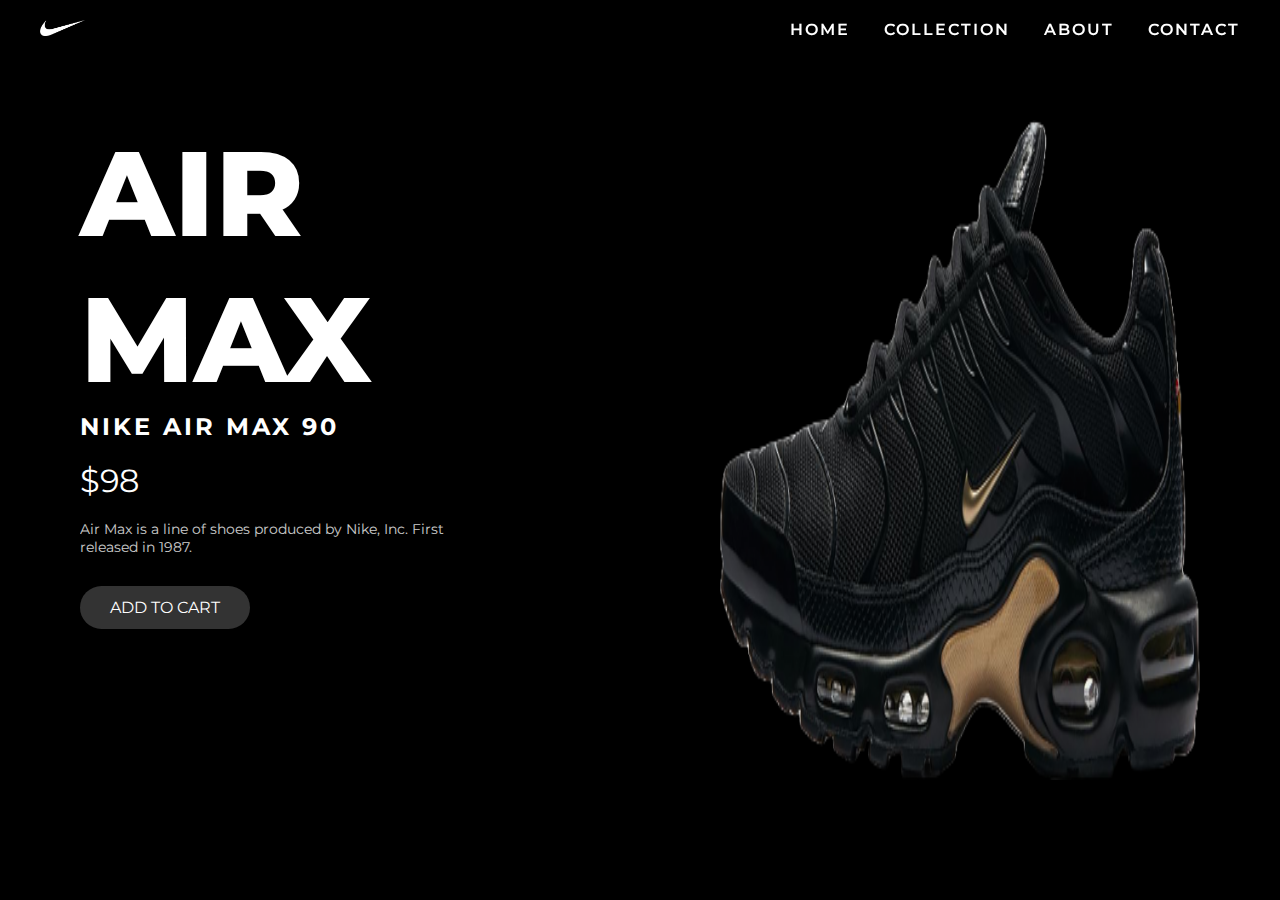
<file: index.html>
<!DOCTYPE html>
<html lang="es">
<head>
    <meta charset="UTF-8">
    <title>Air Max</title>
    <meta name="viewport" content="width=device-width, initial-scale=1.0">

    <!-- FUENTE -->
    <link href="https://fonts.googleapis.com/css2?family=Montserrat:wght@300;600;800&display=swap" rel="stylesheet">

    <!-- CSS EXTERNO -->
    <link rel="stylesheet" href="stylosexamen.css">
</head>

<body>

<header class="navbar">
    <div class="logo">
        <img src="LOGONIKE.png" alt="Logo">
    </div>

    <nav class="menu">
        <a href="index.html">HOME</a>
        <a href="collection.html">COLLECTION</a>
        <a href="about.html">ABOUT</a>
        <a href="contact.html">CONTACT</a>
    </nav>
</header>

<section class="hero">
    <div class="hero-text">
        <h1>AIR<br>MAX</h1>
        <h2>NIKE AIR MAX 90</h2>
        <div class="price">$98</div>
        <p class="description">
            Air Max is a line of shoes produced by Nike, Inc. First released in 1987.
        </p>
        <a href="#" class="btn">ADD TO CART</a>
    </div>

    <img src="Zapato.png" class="shoe" alt="Nike Air Max">
</section>

</body>
</html>
</file>
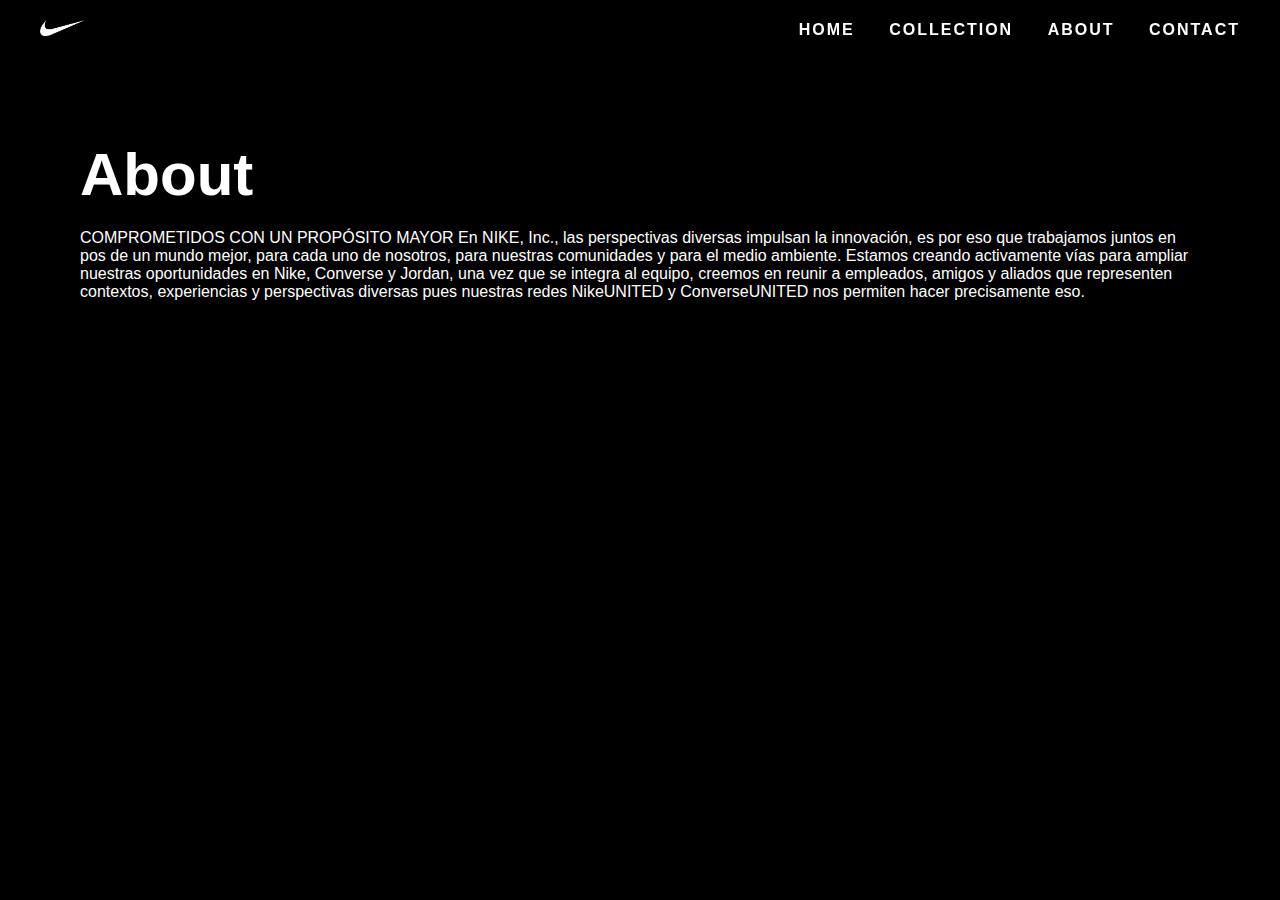
<file: about.html>
<!DOCTYPE html>
<html lang="es">
<head>
    <meta charset="UTF-8">
    <title>About</title>
    <meta name="viewport" content="width=device-width, initial-scale=1.0">
    <link rel="stylesheet" href="stylosexamen.css">
</head>

<body>

<header class="navbar">
    <div class="logo">
        <img src="LOGONIKE.png" alt="Logo">
    </div>
    <nav class="menu">
        <a href="index.html">HOME</a>
        <a href="collection.html">COLLECTION</a>
        <a href="about.html">ABOUT</a>
        <a href="contact.html">CONTACT</a>
    </nav>
</header>

<section class="page">
    <h1>About</h1>
    <p>
        COMPROMETIDOS CON UN PROPÓSITO MAYOR
En NIKE, Inc., las perspectivas diversas impulsan la innovación, es por eso que trabajamos juntos en pos de un mundo mejor, para cada uno de nosotros, para nuestras comunidades y para el medio ambiente.

Estamos creando activamente vías para ampliar nuestras oportunidades en Nike, Converse y Jordan, una vez que se integra al equipo, creemos en reunir a empleados, amigos y aliados que representen contextos, experiencias y perspectivas diversas pues nuestras redes NikeUNITED y ConverseUNITED nos permiten hacer precisamente eso.
    </p>
</section>

</body>
</html>
</file>
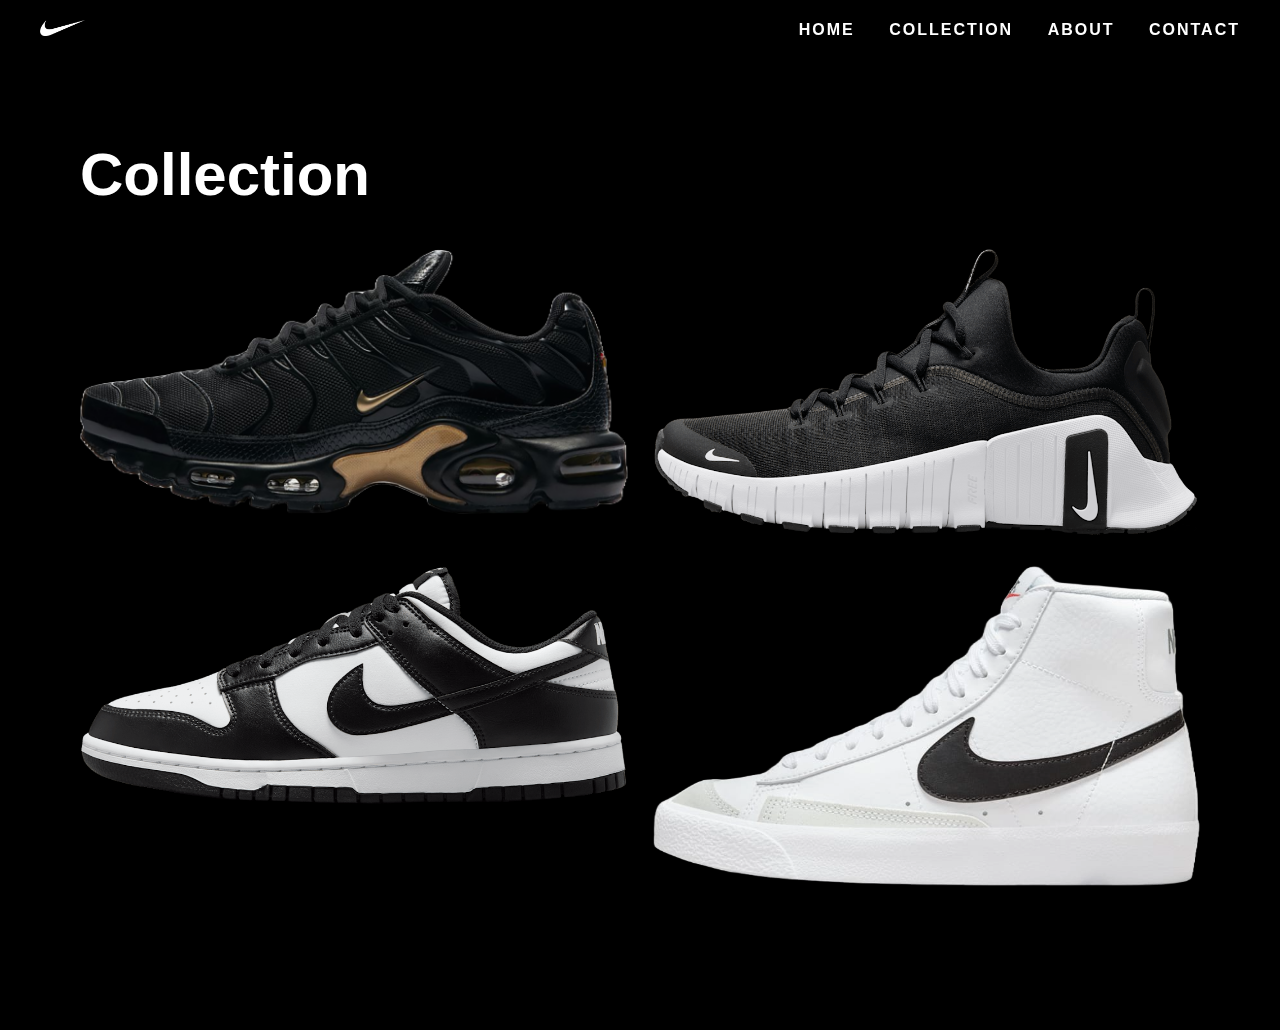
<file: collection.html>
<!DOCTYPE html>
<html lang="es">
<head>
    <meta charset="UTF-8">
    <title>Collection</title>
    <meta name="viewport" content="width=device-width, initial-scale=1.0">
    <link rel="stylesheet" href="stylosexamen.css">
</head>

<body>

<header class="navbar">
    <div class="logo">
        <img src="LOGONIKE.png" alt="Logo">
    </div>
    <nav class="menu">
        <a href="index.html">HOME</a>
        <a href="collection.html">COLLECTION</a>
        <a href="about.html">ABOUT</a>
        <a href="contact.html">CONTACT</a>
    </nav>
</header>

<section class="page">
    <h1>Collection</h1>
    

    <!-- GALERÍA -->
    <div class="gallery-grid">
        <a href="#img1"><img src="Zapato.png" alt=""></a>
        <a href="#img2"><img src="Zapato2.png" alt=""></a>
        <a href="#img3"><img src="Zapato3.png" alt=""></a>
        <a href="#img4"><img src="Zapato4.png" alt=""></a>
    </div>
</section>

<!-- MODALES -->
<div id="img1" class="modal">
    <a href="#" class="close">✕</a>
    <img src="Zapato.png">
</div>

<div id="img2" class="modal">
    <a href="#" class="close">✕</a>
    <img src="Zapato2.png">
</div>

<div id="img3" class="modal">
    <a href="#" class="close">✕</a>
    <img src="Zapato3.png">
</div>

<div id="img4" class="modal">
    <a href="#" class="close">✕</a>
    <img src="Zapato4.png">
</div>

</body>
</html>
</file>
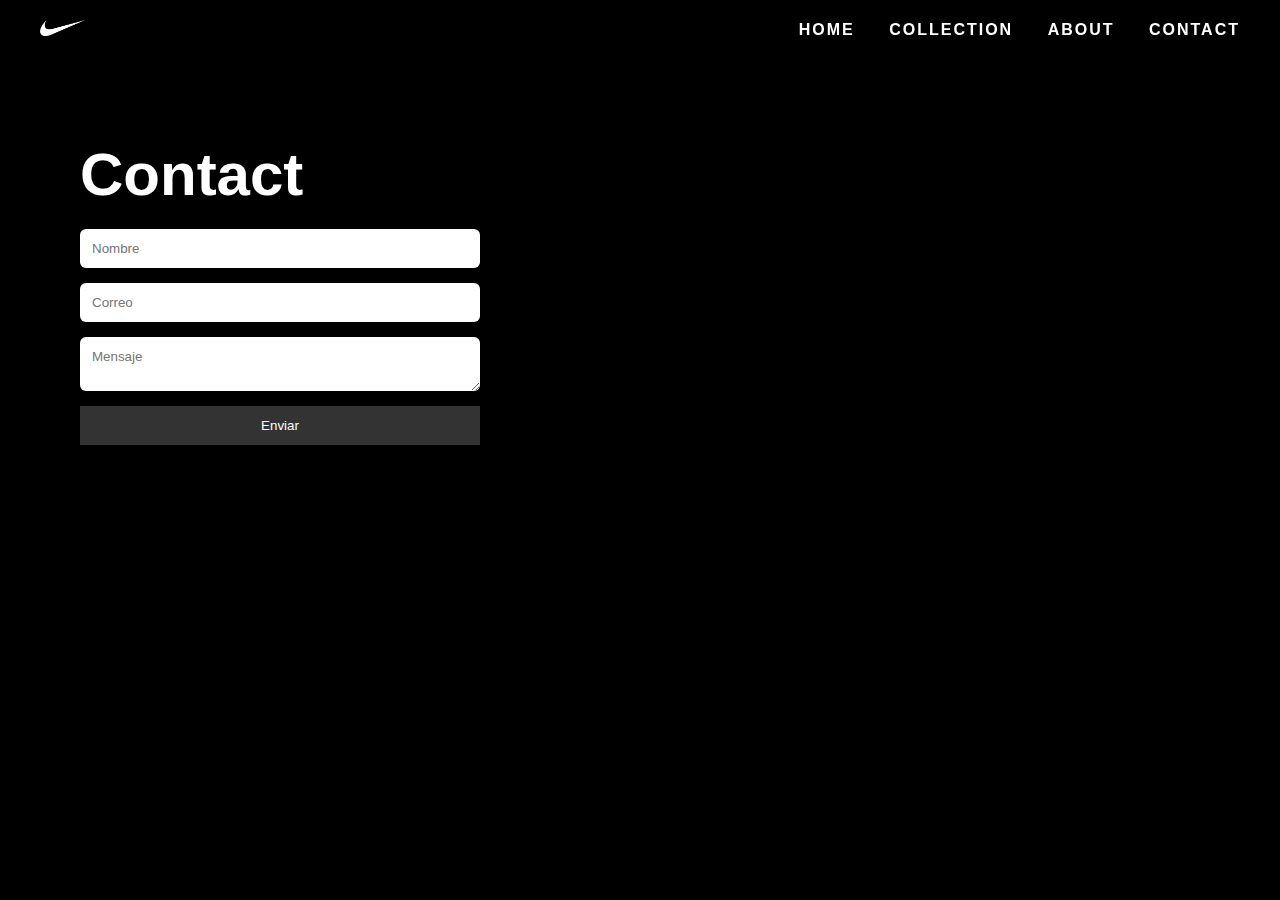
<file: contact.html>
<!DOCTYPE html>
<html lang="es">
<head>
    <meta charset="UTF-8">
    <title>Contact</title>
    <meta name="viewport" content="width=device-width, initial-scale=1.0">
    <link rel="stylesheet" href="stylosexamen.css">
</head>

<body>

<header class="navbar">
    <div class="logo">
        <img src="LOGONIKE.png" alt="Logo">
    </div>
    <nav class="menu">
        <a href="index.html">HOME</a>
        <a href="collection.html">COLLECTION</a>
        <a href="about.html">ABOUT</a>
        <a href="contact.html">CONTACT</a>
    </nav>
</header>

<section class="page">
    <h1>Contact</h1>

    <form class="contact-form">
        <input type="text" placeholder="Nombre">
        <input type="email" placeholder="Correo">
        <textarea placeholder="Mensaje"></textarea>
        <button type="submit">Enviar</button>
    </form>
</section>

</body>
</html>
</file>
<file: stylosexamen.css>
* {
    margin: 0;
    padding: 0;
    box-sizing: border-box;
    font-family: 'Montserrat', sans-serif;
}

body {
    background: #000;
    color: #fff;
    overflow-x: hidden;
    animation: fadeIn 0.8s ease;
}

@keyframes fadeIn {
    from { opacity: 0; }
    to { opacity: 1; }
}

/* NAVBAR */
.navbar {
    position: fixed;
    top: 0;
    width: 100%;
    padding: 20px 40px;
    display: flex;
    justify-content: space-between;
    align-items: center;
    z-index: 100;
}

.logo img {
    width: 45px;
}

.menu a {
    margin-left: 30px;
    text-decoration: none;
    color: white;
    font-weight: 600;
    letter-spacing: 2px;
}

/* HERO */
.hero {
    display: flex;
    height: 100vh;
    padding: 120px 80px;
}

.hero-text h1 {
    font-size: 120px;
    font-weight: 800;
}

.hero-text h2 {
    letter-spacing: 3px;
    margin-bottom: 20px;
}

.price {
    font-size: 32px;
    margin: 20px 0;
}

.description {
    max-width: 400px;
    font-size: 14px;
    opacity: 0.8;
}

.btn {
    display: inline-block;
    margin-top: 30px;
    padding: 12px 30px;
    background: #333;
    border-radius: 30px;
    text-decoration: none;
    color: white;
}

/* IMAGE */
.shoe {
    width: 480px;
    margin-left: auto;
}

/* RESPONSIVE */
@media (max-width: 900px) {
    .hero {
        flex-direction: column;
        text-align: center;
    }

    .shoe {
        margin: 40px auto 0;
        width: 320px;
    }
}
.page {
    padding: 140px 80px;
}

.page h1 {
    font-size: 60px;
    margin-bottom: 20px;
}

.gallery {
    display: flex;
    gap: 20px;
    margin-top: 40px;
}

.gallery-grid {
    display: grid;
    grid-template-columns: repeat(2, 1fr);
    gap: 25px;
    margin-top: 40px;
}

.gallery-grid img {
    width: 100%;
    border-radius: 12px;
    cursor: pointer;
    transition: transform 0.3s ease;
}

.gallery-grid img:hover {
    transform: scale(1.05);
}
.modal {
    position: fixed;
    top: 0;
    left: 0;
    width: 100%;
    height: 100%;
    background: rgba(0,0,0,0.85);
    display: flex;
    align-items: center;
    justify-content: center;
    opacity: 0;
    pointer-events: none;
    transition: opacity 0.4s ease;
    z-index: 9999;
}

.modal img {
    max-width: 80%;
    max-height: 80%;
    border-radius: 10px;
}
.modal:target {
    opacity: 1;
    pointer-events: auto;
}


.contact-form {
    max-width: 400px;
    display: flex;
    flex-direction: column;
    gap: 15px;
}

.contact-form input,
.contact-form textarea {
    padding: 12px;
    border: none;
    border-radius: 6px;
}

.contact-form button {
    padding: 12px;
    background: #333;
    color: white;
    border: none;
    cursor: pointer;
}
</file>
